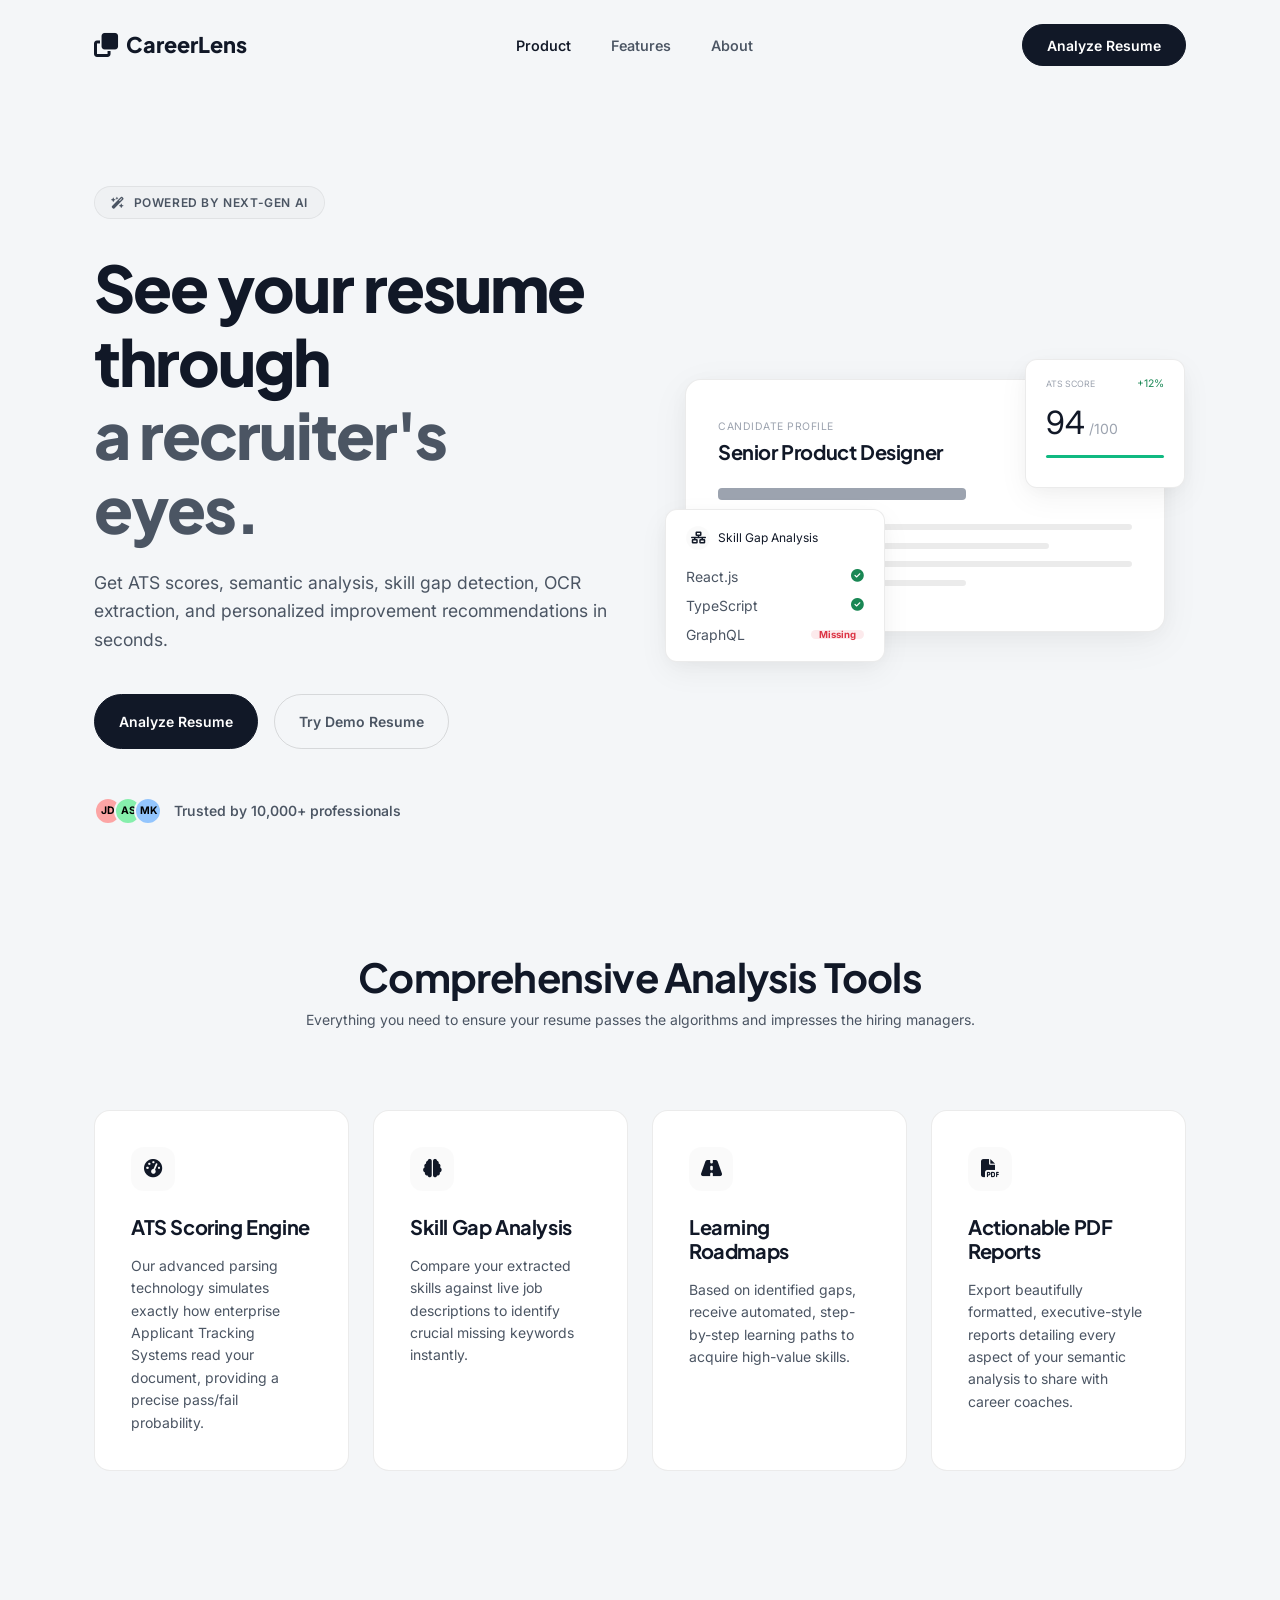
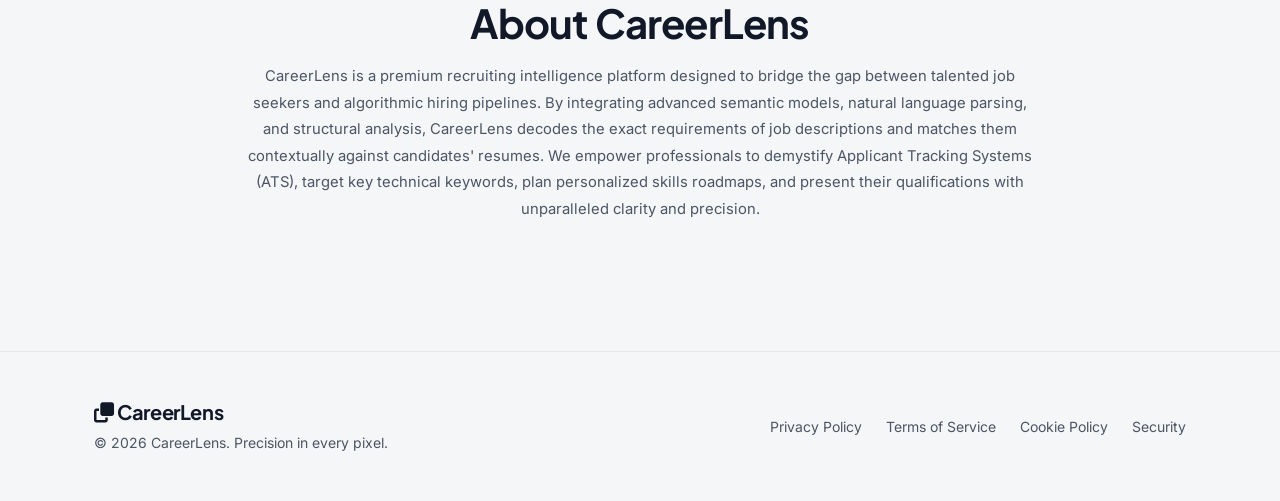
<file: templates/index.html>
<!DOCTYPE html>
<html lang="en">
<head>
    <meta charset="UTF-8">
    <meta name="viewport" content="width=device-width, initial-scale=1.0">
    <title>CareerLens — See Your Resume Through a Recruiter's Eyes</title>
    <meta name="description" content="Get ATS scores, semantic analysis, skill gap detection, OCR extraction, and personalized learning roadmaps instantly.">
    
    <!-- Bootstrap 5 -->
    <link href="https://cdn.jsdelivr.net/npm/bootstrap@5.3.3/dist/css/bootstrap.min.css" rel="stylesheet">
    
    <!-- Font Awesome Icons -->
    <link rel="stylesheet" href="https://cdnjs.cloudflare.com/ajax/libs/font-awesome/6.5.1/css/all.min.css">

    <!-- Stylesheet -->
    <link rel="stylesheet" href="/static/css/style.css">
</head>
<body>

    <!-- ============ Loading Overlay (Image 4) ============ -->
    <div class="loading-overlay-lens" id="loading-overlay">
        <div class="loader-card-lens">
            
            <!-- Spinner -->
            <div class="loader-spinner-wrap-lens">
                <svg class="loader-spinner-svg-lens" viewBox="0 0 160 160" width="100%" height="100%">
                    <circle class="loader-spinner-bg-lens" stroke-width="6" r="70" cx="80" cy="80" />
                    <circle id="loader-fill-circle" class="loader-spinner-fill-lens" stroke-width="6" r="70" cx="80" cy="80" stroke-dasharray="439.82" stroke-dashoffset="439.82" />
                </svg>
                <div class="loader-spinner-text-lens">
                    <span class="loader-pct-lens" id="loader-pct">0%</span>
                    <span class="loader-sub-lens">PROCESSING</span>
                </div>
            </div>

            <!-- Steps checklist -->
            <div class="loader-steps-lens">
                <div class="loader-step-item-lens active" id="step-extract">
                    <i class="fas fa-spinner fa-spin"></i>
                    <div>
                        <div class="loader-step-title-lens">Extracting Resume Data</div>
                        <div class="loader-step-desc-lens">Reading file bytes...</div>
                    </div>
                </div>
                <div class="loader-step-item-lens" id="step-ocr">
                    <i class="far fa-circle"></i>
                    <div>
                        <div class="loader-step-title-lens">Running OCR &amp; Text Recognition</div>
                        <div class="loader-step-desc-lens">Extracting document layers...</div>
                    </div>
                </div>
                <div class="loader-step-item-lens" id="step-skills">
                    <i class="far fa-circle"></i>
                    <div>
                        <div class="loader-step-title-lens">Matching Skills to Industry Standards</div>
                        <div class="loader-step-desc-lens">Cross-referencing 500+ data points...</div>
                    </div>
                </div>
                <div class="loader-step-item-lens" id="step-ats">
                    <i class="far fa-circle"></i>
                    <div>
                        <div class="loader-step-title-lens">Calculating ATS Score</div>
                        <div class="loader-step-desc-lens">Running semantic analysis models...</div>
                    </div>
                </div>
                <div class="loader-step-item-lens" id="step-report">
                    <i class="far fa-circle"></i>
                    <div>
                        <div class="loader-step-title-lens">Generating Insights &amp; Recommendations</div>
                        <div class="loader-step-desc-lens">Mapping personalized roadmaps...</div>
                    </div>
                </div>
            </div>

        </div>

        <button class="loader-cancel-btn-lens" id="cancel-analysis">
            <i class="fas fa-xmark"></i> Cancel Analysis
        </button>
    </div>

    <!-- ============ Navbar ============ -->
    <nav class="navbar navbar-expand-lg navbar-dark bg-transparent pt-4">
        <div class="container px-4">
            <a class="navbar-brand-lens" href="/">
                <i class="fas fa-clone"></i> CareerLens
            </a>
            <button class="navbar-toggler d-lg-none" type="button" data-bs-toggle="collapse" data-bs-target="#landingNavbar" aria-controls="landingNavbar" aria-expanded="false" aria-label="Toggle navigation">
                <span class="navbar-toggler-icon"></span>
            </button>
            
            <div class="collapse navbar-collapse" id="landingNavbar">
                <ul class="navbar-nav mx-auto mb-2 mb-lg-0 gap-2">
                    <li class="nav-item">
                        <a class="landing-nav-link active" href="#">Product</a>
                    </li>
                    <li class="nav-item">
                        <a class="landing-nav-link" href="#features-section">Features</a>
                    </li>
                    <li class="nav-item">
                        <a class="landing-nav-link" href="#about-section">About</a>
                    </li>
                </ul>
                <div class="d-flex align-items-center gap-3">
                    <button class="btn btn-pill btn-pill-primary" id="analyze-trigger-btn">Analyze Resume</button>
                </div>
            </div>
        </div>
    </nav>

    <!-- ============ Hero Canvas ============ -->
    <main class="container px-4 py-5" style="margin-top: 4rem;">
        <div class="row align-items-center g-5">
            
            <!-- Left Text Content -->
            <div class="col-lg-6">
                <span class="hero-badge-lens">
                    <i class="fas fa-wand-magic-sparkles"></i> Powered by Next-Gen AI
                </span>
                
                <h1 class="hero-title-lens">
                    See your resume through<br><span>a recruiter's eyes.</span>
                </h1>
                
                <p class="hero-subtitle-lens">
                    Get ATS scores, semantic analysis, skill gap detection, OCR extraction, and personalized improvement recommendations in seconds.
                </p>
                
                <div class="d-flex flex-wrap gap-3">
                    <button class="btn btn-pill btn-pill-primary px-4 py-3" onclick="document.getElementById('analyze-trigger-btn').click();">
                        Analyze Resume
                    </button>
                    <button class="btn btn-pill btn-pill-secondary px-4 py-3" onclick="runDemoScan();">
                        Try Demo Resume
                    </button>
                </div>

                <div class="social-proof-lens">
                    <div class="avatar-group-lens">
                        <div class="avatar-pill-lens" style="background-color: #fca5a5; color: #000;">JD</div>
                        <div class="avatar-pill-lens" style="background-color: #86efac; color: #000;">AS</div>
                        <div class="avatar-pill-lens" style="background-color: #93c5fd; color: #000;">MK</div>
                    </div>
                    <span class="small text-secondary" style="font-weight: 550;">Trusted by 10,000+ professionals</span>
                </div>
            </div>

            <!-- Right Graphic Mockup -->
            <div class="col-lg-6">
                <div class="mockup-container-lens">
                    
                    <!-- Candidate Profile Mockup Card -->
                    <div class="mockup-base-card">
                        <div class="d-flex justify-content-between align-items-center mb-4">
                            <div>
                                <span class="small text-muted font-bold text-uppercase" style="font-size: 0.65rem; letter-spacing: 0.05em;">Candidate Profile</span>
                                <h5 class="fw-bold mb-0 mt-1">Senior Product Designer</h5>
                            </div>
                        </div>
                        
                        <div class="mockup-line short accent" style="height: 12px; margin-bottom: 1.5rem;"></div>
                        <div class="mockup-line"></div>
                        <div class="mockup-line medium"></div>
                        <div class="mockup-line"></div>
                        <div class="mockup-line short"></div>
                    </div>

                    <!-- Floating ATS Score Card -->
                    <div class="floating-score-card">
                        <div class="d-flex justify-content-between align-items-center mb-1">
                            <span class="text-muted font-bold" style="font-size: 0.55rem; text-transform: uppercase;">ATS Score</span>
                            <span class="text-success font-bold" style="font-size: 0.65rem;">+12%</span>
                        </div>
                        <div class="d-flex align-items-baseline mt-2">
                            <span class="fs-2 fw-extrabold text-white">94</span>
                            <span class="text-muted small ms-1">/100</span>
                        </div>
                        <div class="mockup-line mt-2" style="height: 3px; background-color: var(--success); border-radius: 2px;"></div>
                    </div>

                    <!-- Floating Skill Gap Card -->
                    <div class="floating-gap-card">
                        <div class="d-flex align-items-center gap-2 mb-3">
                            <span class="feature-icon-box-lens m-0" style="width:24px; height:24px; font-size: 0.75rem;"><i class="fas fa-network-wired"></i></span>
                            <span class="font-bold text-white" style="font-size: 0.75rem;">Skill Gap Analysis</span>
                        </div>
                        <div class="d-flex flex-column gap-2">
                            <div class="d-flex justify-content-between align-items-center small">
                                <span class="text-secondary">React.js</span>
                                <i class="fas fa-circle-check text-success" style="font-size: 0.8rem;"></i>
                            </div>
                            <div class="d-flex justify-content-between align-items-center small">
                                <span class="text-secondary">TypeScript</span>
                                <i class="fas fa-circle-check text-success" style="font-size: 0.8rem;"></i>
                            </div>
                            <div class="d-flex justify-content-between align-items-center small">
                                <span class="text-secondary">GraphQL</span>
                                <span class="badge bg-danger bg-opacity-10 text-danger rounded-pill py-0 px-2" style="font-size: 0.6rem;">Missing</span>
                            </div>
                        </div>
                    </div>

                </div>
            </div>

        </div>

        <!-- ============ Upload Panel ============ -->
        <div class="row justify-content-center d-none" id="upload-drawer">
            <div class="col-lg-10">
                <div class="upload-drawer-lens">
                    <div class="mb-4 text-center">
                        <h4 class="fw-bold">Executive Upload Portal</h4>
                        <p class="text-secondary small">Upload your resume in PDF format to cross-reference against requirements.</p>
                    </div>

                    <form id="analyzer-form" method="POST" action="/upload" enctype="multipart/form-data">
                        <!-- Hidden input for uploaded temporary filename -->
                        <input type="hidden" id="temp-filename" name="temp_filename">
                        
                        <div class="row g-4 mb-4">
                            <!-- Left Column: Drag-and-drop PDF Uploader -->
                            <div class="col-lg-6">                                <div class="glass-uploader-lens" id="upload-area" role="button" tabindex="0" aria-label="Upload PDF resume, max 5MB" aria-describedby="upload-desc">
                                    <i class="fas fa-file-pdf" aria-hidden="true"></i>
                                    <h6 class="fw-bold text-white mb-1">Click to browse or drag &amp; drop resume</h6>
                                    <p class="text-muted small mb-0" id="upload-desc">PDF files only (max 5MB)</p>
                                    <input type="file" id="file-input" name="resume" accept=".pdf" class="d-none" required aria-required="true" aria-label="Resume file input">
                                </div>
                                <div class="file-name-badge d-none mt-3 p-3 rounded-3 bg-white bg-opacity-5 d-flex align-items-center justify-content-between border border-secondary border-opacity-25" id="file-name-badge" role="status">
                                    <span class="small font-bold text-white"><i class="fas fa-circle-check text-success me-2" aria-hidden="true"></i>Uploaded: <span id="file-display-name"></span></span>
                                    <button type="button" class="btn btn-sm btn-link text-white text-opacity-70 p-0 text-decoration-none font-bold" id="change-file-btn" style="font-size: 0.75rem;" aria-label="Change uploaded file">Change File</button>
                                </div>
                                <!-- Real Upload Progress Bar Container -->
                                <div class="upload-progress-container d-none mt-3 p-3 rounded-3 bg-white bg-opacity-5 border border-secondary border-opacity-25" id="upload-progress-container" role="progressbar" aria-valuemin="0" aria-valuemax="100">
                                    <div class="d-flex justify-content-between align-items-center mb-2">
                                        <span class="small font-bold text-white"><i class="fas fa-arrow-up-from-bracket me-2 text-primary animate-pulse" aria-hidden="true"></i>Uploading Resume...</span>
                                        <span class="small font-bold text-secondary" id="upload-percentage">0%</span>
                                    </div>
                                    <div class="progress" style="height: 6px; background-color: rgba(255, 255, 255, 0.1); border-radius: 3px;">
                                        <div class="progress-bar" id="upload-progress-bar" role="progressbar" style="width: 0%; background-color: var(--primary); transition: width 0.1s ease;" aria-valuenow="0" aria-valuemin="0" aria-valuemax="100"></div>
                                    </div>
                                    <div class="d-flex justify-content-between align-items-center mt-2">
                                        <span class="small text-muted" id="upload-size">0.0 MB / 0.0 MB</span>
                                        <button type="button" class="btn btn-sm btn-link text-danger p-0 font-bold text-decoration-none" id="cancel-upload-btn" style="font-size: 0.75rem;" aria-label="Cancel upload">Cancel</button>
                                    </div>
                                </div>
                            </div>
 
                            <!-- Right Column: Job Description Requirements -->
                            <div class="col-lg-6">
                                <label for="job-description" class="form-label fw-bold mb-2">Target Job Description <span class="text-danger" aria-hidden="true">*</span></label>
                                
                                <!-- Role samples -->
                                <div class="d-flex flex-wrap gap-2 mb-3" role="group" aria-label="Sample job descriptions">
                                    <button type="button" class="btn btn-sm btn-outline-secondary rounded-pill px-3 py-1 text-secondary border-secondary border-opacity-25" onclick="useSample('swe')">Software Engineer</button>
                                    <button type="button" class="btn btn-sm btn-outline-secondary rounded-pill px-3 py-1 text-secondary border-secondary border-opacity-25" onclick="useSample('frontend')">Frontend Dev</button>
                                    <button type="button" class="btn btn-sm btn-outline-secondary rounded-pill px-3 py-1 text-secondary border-secondary border-opacity-25" onclick="useSample('backend')">Backend Dev</button>
                                    <button type="button" class="btn btn-sm btn-outline-secondary rounded-pill px-3 py-1 text-secondary border-secondary border-opacity-25" onclick="useSample('data')">Data Analyst</button>
                                    <button type="button" class="btn btn-sm btn-outline-secondary rounded-pill px-3 py-1 text-secondary border-secondary border-opacity-25" onclick="useSample('ml')">ML Engineer</button>
                                </div>
 
                                <textarea class="form-control bg-dark border border-secondary border-opacity-25 rounded-3 text-main p-3 shadow-none" id="job-description" name="job_description" rows="7" placeholder="Paste the job requirements description here (minimum 20 characters)..." required aria-required="true" aria-describedby="jd-error-msg" style="resize: none;"></textarea>
                                <div class="form-error-msg" id="jd-error-msg" role="alert">
                                    <i class="fas fa-circle-exclamation" aria-hidden="true"></i> Job description must be at least 20 characters long.
                                </div>
                            </div>
                        </div>
 
                        <!-- Submit Button -->
                        <button type="submit" class="btn btn-pill btn-pill-primary w-100 py-3 fw-bold mt-2" id="submit-btn" disabled>
                            Analyze Resume Match
                        </button>

                    </form>
                </div>
            </div>
        </div>

        <!-- ============ Features Grid ============ -->
        <div class="row features-title-wrap reveal-on-scroll" id="features-section">
            <div class="col-12">
                <h2 class="fs-1 fw-bold text-white mb-2">Comprehensive Analysis Tools</h2>
                <p class="text-secondary small">Everything you need to ensure your resume passes the algorithms and impresses the hiring managers.</p>
            </div>
        </div>

        <div class="row g-4 mb-5">
            <div class="col-md-6 col-lg-3 reveal-on-scroll delay-1">
                <div class="feature-card-lens">
                    <div class="feature-icon-box-lens">
                        <i class="fas fa-gauge-high"></i>
                    </div>
                    <h5 class="fw-bold mb-3 text-white">ATS Scoring Engine</h5>
                    <p class="text-secondary small mb-0" style="line-height: 1.6;">
                        Our advanced parsing technology simulates exactly how enterprise Applicant Tracking Systems read your document, providing a precise pass/fail probability.
                    </p>
                </div>
            </div>
            <div class="col-md-6 col-lg-3 reveal-on-scroll delay-2">
                <div class="feature-card-lens">
                    <div class="feature-icon-box-lens">
                        <i class="fas fa-brain"></i>
                    </div>
                    <h5 class="fw-bold mb-3 text-white">Skill Gap Analysis</h5>
                    <p class="text-secondary small mb-0" style="line-height: 1.6;">
                        Compare your extracted skills against live job descriptions to identify crucial missing keywords instantly.
                    </p>
                </div>
            </div>
            <div class="col-md-6 col-lg-3 reveal-on-scroll delay-3">
                <div class="feature-card-lens">
                    <div class="feature-icon-box-lens">
                        <i class="fas fa-road"></i>
                    </div>
                    <h5 class="fw-bold mb-3 text-white">Learning Roadmaps</h5>
                    <p class="text-secondary small mb-0" style="line-height: 1.6;">
                        Based on identified gaps, receive automated, step-by-step learning paths to acquire high-value skills.
                    </p>
                </div>
            </div>
            <div class="col-md-6 col-lg-3 reveal-on-scroll delay-4">
                <div class="feature-card-lens">
                    <div class="feature-icon-box-lens">
                        <i class="fas fa-file-pdf"></i>
                    </div>
                    <h5 class="fw-bold mb-3 text-white">Actionable PDF Reports</h5>
                    <p class="text-secondary small mb-0" style="line-height: 1.6;">
                        Export beautifully formatted, executive-style reports detailing every aspect of your semantic analysis to share with career coaches.
                    </p>
                </div>
            </div>
        </div>

        <!-- ============ About Description Section ============ -->
        <div class="row features-title-wrap reveal-on-scroll" id="about-section" style="margin-top: 8rem; margin-bottom: 2rem;">
            <div class="col-lg-10 mx-auto text-center">
                <h2 class="fs-1 fw-bold text-white mb-3">About CareerLens</h2>
                <p class="text-secondary small mb-0" style="line-height: 1.8; font-size: 0.925rem; max-width: 800px; margin: 0 auto;">
                    CareerLens is a premium recruiting intelligence platform designed to bridge the gap between talented job seekers and algorithmic hiring pipelines. By integrating advanced semantic models, natural language parsing, and structural analysis, CareerLens decodes the exact requirements of job descriptions and matches them contextually against candidates' resumes. We empower professionals to demystify Applicant Tracking Systems (ATS), target key technical keywords, plan personalized skills roadmaps, and present their qualifications with unparalleled clarity and precision.
                </p>
            </div>
        </div>

    </main>

    <!-- ============ Footer ============ -->
    <footer class="border-top border-secondary border-opacity-10 py-5 mt-5" id="footer-lens">
        <div class="container px-4">
            <div class="row align-items-center justify-content-between g-4">
                <div class="col-md-6 text-center text-md-start">
                    <h5 class="fw-extrabold text-white mb-2"><i class="fas fa-clone"></i> CareerLens</h5>
                    <p class="text-secondary small mb-0">&copy; 2026 CareerLens. Precision in every pixel.</p>
                </div>
                <div class="col-md-6">
                    <div class="d-flex flex-wrap justify-content-center justify-content-md-end gap-4">
                        <a href="#" class="text-secondary small hover-white">Privacy Policy</a>
                        <a href="#" class="text-secondary small hover-white">Terms of Service</a>
                        <a href="#" class="text-secondary small hover-white">Cookie Policy</a>
                        <a href="#" class="text-secondary small hover-white">Security</a>
                    </div>
                </div>
            </div>
        </div>
    </footer>

    <!-- Toast Notifications Container -->
    <div id="toast-container" class="toast-container-lens" aria-live="polite" aria-atomic="true"></div>

    <!-- Bootstrap JS -->
    <script src="https://cdn.jsdelivr.net/npm/bootstrap@5.3.3/dist/js/bootstrap.bundle.min.js"></script>
    <script src="/static/js/app.js"></script>

</body>
</html>
</file>
<file: static/css/style.css>
/* ============================================================
   CareerLens — Premium Grey & White Design System
   ============================================================ */

@import url('https://fonts.googleapis.com/css2?family=Inter:wght@300;400;500;600;700&family=Plus+Jakarta+Sans:wght@500;600;700;800&display=swap');

:root {
    /* ── Grey & White Color System (Light Theme) ── */
    --bg-dark:            #f4f6f8;   /* Soft neutral light grey background */
    --surface-dark:       #ffffff;   /* Pure white card backgrounds */
    --surface-dark-light: #f9fafb;   /* Very light hover state background */
    --border-dark:        rgba(0, 0, 0, 0.08); /* Minimal grey borders */
    --border-dark-hover:  rgba(0, 0, 0, 0.15);
    
    --text-main:          #111827;   /* Slate 900 / Charcoal primary text */
    --text-secondary:     #4b5563;   /* Slate 600 secondary text */
    --text-muted:         #9ca3af;   /* Slate 400 muted text */

    /* ── Accents ── */
    --primary:            #111827;   /* Solid black */
    --accent-purple:      #4b5563;   /* Neutral charcoal */
    --accent-indigo:      #6b7280;   /* Slate 500 */
    --success:            #10b981;   /* Emerald 500 */
    --warning:            #f59e0b;   /* Amber 500 */
    --danger:             #ef4444;   /* Rose 500 */

    /* ── Shadows & Transitions ── */
    --card-shadow:        0 4px 20px rgba(0, 0, 0, 0.03);
    --glow-shadow:        0 8px 32px rgba(0, 0, 0, 0.04);
    --transition-smooth:  all 0.3s cubic-bezier(0.4, 0, 0.2, 1);
    --transition-base:    all 0.2s ease;
    
    --radius-md:          12px;
    --radius-lg:          16px;
    --radius-xl:          20px;
    
    --close-btn-filter:   none;
    --loader-overlay-bg:  rgba(244, 246, 248, 0.95);
}



/* ── Custom Scrollbar ── */
::-webkit-scrollbar {
    width: 6px;
    height: 6px;
}
::-webkit-scrollbar-track {
    background: var(--bg-dark);
}
::-webkit-scrollbar-thumb {
    background: var(--border-dark);
    border-radius: 10px;
}
::-webkit-scrollbar-thumb:hover {
    background: var(--text-muted);
}

/* ── Base Styles ── */
body {
    font-family: 'Inter', sans-serif;
    background-color: var(--bg-dark);
    color: var(--text-main);
    min-height: 100vh;
    overflow-x: hidden;
    margin: 0;
    -webkit-font-smoothing: antialiased;
}

/* ── Theme Switch Transitions ── */
body, aside, .card-widget-lens, .canvas-lens, .navbar, .feature-card-lens, 
.upload-drawer-lens, .win-card-lens, .skill-expand-card-lens, .skill-expand-body-lens, 
.loader-card-lens, .loading-overlay-lens, .modal-content, textarea, input, select, 
.sidebar-link-lens, .landing-nav-link, a, h1, h2, h3, h4, h5, h6, p, span, i, td, th {
    transition: background-color 0.3s ease, color 0.3s ease, border-color 0.3s ease, box-shadow 0.3s ease;
}

/* ── Scroll Reveal Animations ── */
.reveal-on-scroll {
    opacity: 0;
    transform: translateY(30px);
    transition: opacity 0.8s cubic-bezier(0.16, 1, 0.3, 1), transform 0.8s cubic-bezier(0.16, 1, 0.3, 1);
}
.reveal-on-scroll.revealed {
    opacity: 1;
    transform: translateY(0);
}

/* Click & Hover Scale Animations */
.btn-pill, .btn-sidebar-new, .sidebar-link-lens, .landing-nav-link, .skill-expand-header-lens, .loader-cancel-btn-lens {
    cursor: pointer;
    transition: var(--transition-base);
}
.btn-pill:active, .btn-sidebar-new:active, .sidebar-link-lens:active, .loader-cancel-btn-lens:active {
    transform: scale(0.96) !important;
}

.feature-card-lens, .card-widget-lens, .win-card-lens, .skill-expand-card-lens {
    transition: transform 0.3s cubic-bezier(0.175, 0.885, 0.32, 1.275), 
                box-shadow 0.3s ease, 
                border-color 0.3s ease, 
                background-color 0.3s ease;
}
.feature-card-lens:hover {
    transform: translateY(-5px);
    box-shadow: 0 12px 30px rgba(0, 0, 0, 0.08);
}
.win-card-lens:hover, .skill-expand-card-lens:hover {
    transform: translateY(-2px);
    box-shadow: 0 4px 15px rgba(0, 0, 0, 0.04);
}

h1, h2, h3, h4, h5, h6 {
    font-family: 'Plus Jakarta Sans', sans-serif;
    font-weight: 700;
    color: var(--text-main);
    letter-spacing: -0.02em;
}

a {
    color: var(--text-main);
    text-decoration: none;
    transition: var(--transition-base);
}

/* ── Bootstrap Override Hack for Grey & White Redesign ── */
.text-white {
    color: var(--text-main) !important;
}
.text-secondary {
    color: var(--text-secondary) !important;
}
.text-muted {
    color: var(--text-muted) !important;
}
.btn-close-white {
    filter: var(--close-btn-filter) !important;
}
.table-dark {
    --bs-table-bg: var(--surface-dark) !important;
    --bs-table-color: var(--text-main) !important;
    --bs-table-hover-bg: var(--surface-dark-light) !important;
    border-color: var(--border-dark) !important;
}
textarea.form-control.bg-dark {
    background-color: var(--surface-dark) !important;
    color: var(--text-main) !important;
    border: 1px solid var(--border-dark) !important;
}
textarea.form-control.bg-dark:focus {
    border-color: var(--text-main) !important;
    box-shadow: 0 0 0 3px var(--border-dark-hover) !important;
}
.modal-content {
    background-color: var(--surface-dark) !important;
    color: var(--text-main) !important;
    border-color: var(--border-dark) !important;
}

/* ==========================================================
   LANDING PAGE STYLING
   ========================================================== */
.navbar-brand-lens {
    display: flex;
    align-items: center;
    gap: 0.5rem;
    font-family: 'Plus Jakarta Sans', sans-serif;
    font-weight: 800;
    font-size: 1.35rem;
    color: var(--text-main);
}
.navbar-brand-lens i {
    color: var(--text-main);
    font-size: 1.5rem;
}

.landing-nav-link {
    color: var(--text-secondary);
    font-weight: 550;
    font-size: 0.9rem;
    transition: var(--transition-base);
    padding: 0.5rem 1rem;
}
.landing-nav-link:hover, .landing-nav-link.active {
    color: var(--text-main);
}

.btn-pill {
    border-radius: 50px;
    padding: 0.6rem 1.5rem;
    font-weight: 600;
    font-size: 0.875rem;
    transition: var(--transition-smooth);
}
.btn-pill-primary {
    background-color: var(--text-main);
    color: #ffffff;
    border: 1px solid var(--text-main);
}
.btn-pill-primary:hover {
    background-color: transparent;
    color: var(--text-main);
    box-shadow: 0 4px 12px rgba(0, 0, 0, 0.08);
}
.btn-pill-secondary {
    background-color: transparent;
    color: var(--text-secondary);
    border: 1px solid rgba(0, 0, 0, 0.12);
}
.btn-pill-secondary:hover {
    color: var(--text-main);
    border-color: var(--text-main);
    background-color: rgba(0, 0, 0, 0.02);
}

/* ── Hero Section ── */
.hero-badge-lens {
    display: inline-flex;
    align-items: center;
    gap: 0.5rem;
    background: rgba(0, 0, 0, 0.02);
    border: 1px solid rgba(0, 0, 0, 0.06);
    border-radius: 50px;
    padding: 0.4rem 1rem;
    font-size: 0.75rem;
    font-weight: 600;
    color: var(--text-secondary);
    text-transform: uppercase;
    letter-spacing: 0.05em;
    margin-bottom: 2rem;
}
.hero-badge-lens i {
    color: var(--accent-purple);
}

.hero-title-lens {
    font-size: clamp(2.5rem, 5vw, 4rem);
    font-weight: 800;
    line-height: 1.15;
    letter-spacing: -0.03em;
    margin-bottom: 1.5rem;
    color: var(--text-main);
}
.hero-title-lens span {
    color: var(--text-secondary);
}

.hero-subtitle-lens {
    font-size: 1.1rem;
    color: var(--text-secondary);
    max-width: 550px;
    line-height: 1.6;
    margin-bottom: 2.5rem;
}

/* ── Social Proof ── */
.social-proof-lens {
    display: flex;
    align-items: center;
    gap: 0.75rem;
    margin-top: 3rem;
}
.avatar-group-lens {
    display: flex;
    align-items: center;
}
.avatar-pill-lens {
    width: 28px;
    height: 28px;
    border-radius: 50%;
    background-color: var(--surface-dark-light);
    border: 2px solid var(--bg-dark);
    display: flex;
    align-items: center;
    justify-content: center;
    font-size: 0.65rem;
    font-weight: 700;
    color: var(--text-secondary);
    margin-left: -8px;
}
.avatar-pill-lens:first-child {
    margin-left: 0;
}

/* ── Floating Dashboard Mockup ── */
.mockup-container-lens {
    position: relative;
    width: 100%;
    max-width: 480px;
    margin: 0 auto;
}
.mockup-base-card {
    background-color: var(--surface-dark);
    border: 1px solid var(--border-dark);
    border-radius: var(--radius-lg);
    padding: 2rem;
    box-shadow: var(--card-shadow), 0 10px 40px rgba(0, 0, 0, 0.05);
}
.mockup-line {
    height: 6px;
    border-radius: 4px;
    background-color: var(--border-dark);
    margin-bottom: 0.8rem;
    width: 100%;
}
.mockup-line.short {
    width: 60%;
}
.mockup-line.medium {
    width: 80%;
}
.mockup-line.accent {
    background-color: var(--text-muted);
}

.floating-score-card {
    position: absolute;
    top: -20px;
    right: -20px;
    background: var(--surface-dark);
    backdrop-filter: blur(12px);
    border: 1px solid var(--border-dark);
    border-radius: var(--radius-md);
    padding: 1rem 1.25rem;
    width: 160px;
    box-shadow: var(--card-shadow), 0 10px 30px rgba(0, 0, 0, 0.05);
    animation: floatAnim 6s ease-in-out infinite;
}
.floating-gap-card {
    position: absolute;
    bottom: -30px;
    left: -20px;
    background: var(--surface-dark);
    backdrop-filter: blur(12px);
    border: 1px solid var(--border-dark);
    border-radius: var(--radius-md);
    padding: 1rem 1.25rem;
    width: 220px;
    box-shadow: var(--card-shadow), 0 10px 30px rgba(0, 0, 0, 0.05);
    animation: floatAnimInverse 6s ease-in-out infinite;
}

@keyframes floatAnim {
    0%, 100% { transform: translateY(0); }
    50% { transform: translateY(-8px); }
}
@keyframes floatAnimInverse {
    0%, 100% { transform: translateY(0); }
    50% { transform: translateY(8px); }
}

/* ── Sliding Upload Panel ── */
.upload-drawer-lens {
    background: var(--surface-dark);
    border: 1px solid var(--border-dark);
    border-radius: var(--radius-xl);
    padding: 2.5rem;
    margin-top: 3rem;
    box-shadow: var(--card-shadow);
}

.glass-uploader-lens {
    border: 2px dashed rgba(0, 0, 0, 0.15);
    border-radius: var(--radius-lg);
    padding: 3rem 1.5rem;
    text-align: center;
    background: rgba(0, 0, 0, 0.005);
    transition: var(--transition-smooth);
    cursor: pointer;
}
.glass-uploader-lens:hover, .glass-uploader-lens.dragover {
    border-color: var(--text-main);
    background: rgba(0, 0, 0, 0.015);
}
.glass-uploader-lens i {
    font-size: 2.5rem;
    color: var(--text-muted);
    margin-bottom: 1.25rem;
}

/* ── Feature Section ── */
.features-title-wrap {
    text-align: center;
    margin: 8rem 0 4rem;
}
.feature-card-lens {
    background-color: var(--surface-dark);
    border: 1px solid var(--border-dark);
    border-radius: var(--radius-lg);
    padding: 2.25rem;
    height: 100%;
    transition: var(--transition-smooth);
}
.feature-card-lens:hover {
    transform: translateY(-4px);
    border-color: var(--border-dark-hover);
    box-shadow: var(--card-shadow);
}
.feature-icon-box-lens {
    width: 44px;
    height: 44px;
    border-radius: var(--radius-md);
    background-color: rgba(0, 0, 0, 0.02);
    display: flex;
    align-items: center;
    justify-content: center;
    font-size: 1.15rem;
    color: var(--text-main);
    margin-bottom: 1.5rem;
}


/* ==========================================================
   DASHBOARD SUITE LAYOUT
   ========================================================== */
.app-wrapper-lens {
    display: flex;
    min-height: 100vh;
    width: 100%;
}

/* ── Left Sidebar ── */
.sidebar-lens {
    width: 250px;
    background-color: var(--surface-dark);
    border-right: 1px solid var(--border-dark);
    position: fixed;
    top: 0;
    bottom: 0;
    left: 0;
    z-index: 100;
    padding: 2rem 1.25rem;
    display: flex;
    flex-direction: column;
    justify-content: space-between;
    transition: var(--transition-smooth);
}

.sidebar-logo-lens {
    font-family: 'Plus Jakarta Sans', sans-serif;
    font-weight: 800;
    font-size: 1.3rem;
    color: var(--text-main);
    margin-bottom: 0.2rem;
}
.sidebar-logo-lens i {
    margin-right: 0.4rem;
}
.sidebar-subtitle-lens {
    font-size: 0.65rem;
    text-transform: uppercase;
    letter-spacing: 0.15em;
    color: var(--text-muted);
    font-weight: 700;
    margin-bottom: 2.5rem;
}

.sidebar-menu-lens {
    list-style: none;
    padding: 0;
    margin: 0;
    display: flex;
    flex-direction: column;
    gap: 0.5rem;
}
.sidebar-link-lens {
    display: flex;
    align-items: center;
    gap: 0.85rem;
    padding: 0.8rem 1rem;
    color: var(--text-secondary);
    font-weight: 550;
    font-size: 0.9rem;
    border-radius: var(--radius-md);
    transition: var(--transition-base);
}
.sidebar-link-lens:hover {
    background-color: var(--surface-dark-light);
    color: var(--text-main);
}
.sidebar-link-lens.active {
    background-color: var(--surface-dark-light);
    color: var(--text-main);
    font-weight: 600;
}
.sidebar-link-lens i {
    font-size: 1rem;
    width: 20px;
    text-align: center;
}

.sidebar-footer-lens {
    display: flex;
    flex-direction: column;
    gap: 0.5rem;
    padding-top: 1.5rem;
    border-top: 1px solid var(--border-dark);
}
.btn-sidebar-new {
    background-color: rgba(0, 0, 0, 0.02);
    border: 1px solid var(--border-dark);
    color: var(--text-main);
    border-radius: var(--radius-md);
    padding: 0.75rem 1rem;
    font-weight: 600;
    font-size: 0.85rem;
    transition: var(--transition-base);
    text-align: center;
    margin-bottom: 1rem;
}
.btn-sidebar-new:hover {
    background-color: var(--text-main);
    color: #ffffff;
}

/* ── Main Canvas ── */
.canvas-lens {
    flex: 1;
    margin-left: 250px;
    padding: 3rem 4rem;
    min-height: 100vh;
    display: flex;
    flex-direction: column;
    background-color: var(--bg-dark);
    transition: margin-left 0.3s cubic-bezier(0.4, 0, 0.2, 1);
}

/* ── Tab Views ── */
.tab-view-lens {
    display: none;
}
.tab-view-lens.active {
    display: block;
}

/* ── Header ── */
.canvas-header-lens {
    margin-bottom: 2.5rem;
}
.canvas-title-lens {
    font-size: 2.25rem;
    font-weight: 800;
    margin-bottom: 0.5rem;
    color: var(--text-main);
}
.canvas-subtitle-lens {
    font-size: 0.95rem;
    color: var(--text-secondary);
}

/* ── Card Widget ── */
.card-widget-lens {
    background-color: var(--surface-dark);
    border: 1px solid var(--border-dark);
    border-radius: var(--radius-lg);
    padding: 2rem;
    height: 100%;
    transition: var(--transition-base);
    box-shadow: var(--card-shadow);
}
.card-widget-lens:hover {
    border-color: var(--border-dark-hover);
}
.widget-title-lens {
    font-size: 0.75rem;
    font-weight: 700;
    text-transform: uppercase;
    letter-spacing: 0.1em;
    color: var(--text-muted);
    margin-bottom: 2rem;
}

/* ── Core Metrics Row ── */
.gauge-flex-wrap-lens {
    display: flex;
    align-items: center;
    justify-content: space-around;
    flex-wrap: wrap;
    gap: 2rem;
}
.gauge-item-lens {
    text-align: center;
}
.gauge-container-lens {
    position: relative;
    width: clamp(80px, 9vw, 120px);
    height: clamp(80px, 9vw, 120px);
    margin: 0 auto 1rem;
}
.gauge-svg-lens {
    transform: rotate(-90deg);
    width: 100%;
    height: 100%;
}
.gauge-bg-lens {
    stroke: var(--border-dark);
    fill: none;
}
.gauge-fill-lens {
    fill: none;
    stroke: var(--text-main);
    stroke-linecap: round;
    transition: stroke-dashoffset 1.5s cubic-bezier(0.4, 0, 0.2, 1);
}
.gauge-val-text-lens {
    position: absolute;
    top: 50%;
    left: 50%;
    transform: translate(-50%, -50%);
    font-family: 'Plus Jakarta Sans', sans-serif;
    font-weight: 700;
    font-size: clamp(1rem, 1.25vw, 1.5rem);
    color: var(--text-main);
}
.gauge-label-lens {
    font-size: 0.85rem;
    font-weight: 550;
    color: var(--text-secondary);
}

.badge-strength-circle-lens {
    width: 80px;
    height: 80px;
    border-radius: 50%;
    border: 2px solid var(--border-dark);
    display: flex;
    align-items: center;
    justify-content: center;
    margin: 0 auto 1.5rem;
    font-size: 1.75rem;
    color: var(--text-main);
    background: var(--surface-dark-light);
}

/* ── AI Verdict Card ── */
.verdict-header-lens {
    display: flex;
    align-items: center;
    gap: 0.75rem;
    font-size: 0.75rem;
    font-weight: 700;
    color: var(--text-muted);
    text-transform: uppercase;
    letter-spacing: 0.1em;
    margin-bottom: 1.25rem;
}
.verdict-header-lens i {
    font-size: 1rem;
}
.verdict-title-lens {
    font-size: 1.45rem;
    font-weight: 750;
    line-height: 1.35;
    margin-bottom: 2rem;
    color: var(--text-main);
}

.verdict-list-title-lens {
    font-size: 0.75rem;
    font-weight: 700;
    text-transform: uppercase;
    letter-spacing: 0.05em;
    display: flex;
    align-items: center;
    gap: 0.4rem;
    margin-bottom: 0.75rem;
}
.verdict-list-title-lens.plus { color: var(--success); }
.verdict-list-title-lens.minus { color: var(--text-secondary); }

.verdict-list-lens {
    list-style: none;
    padding: 0;
    margin: 0 0 2rem;
}
.verdict-list-lens li {
    font-size: 0.875rem;
    color: var(--text-secondary);
    line-height: 1.6;
    margin-bottom: 0.65rem;
    position: relative;
    padding-left: 1.25rem;
}
.verdict-list-lens li::before {
    position: absolute;
    left: 0;
    font-family: 'Font Awesome 6 Free';
    font-weight: 900;
    font-size: 0.75rem;
}
.verdict-list-lens.plus li::before {
    content: '\f00c';
    color: var(--success);
}
.verdict-list-lens.minus li::before {
    content: '\f071';
    color: var(--warning);
}

/* ── ATS Compliance Checklist ── */
.compliance-row-lens {
    display: flex;
    align-items: center;
    justify-content: space-between;
    padding: 0.9rem 0;
    border-bottom: 1px solid var(--border-dark);
}
.compliance-row-lens:last-child {
    border-bottom: none;
}
.compliance-label-lens {
    display: flex;
    align-items: center;
    gap: 0.75rem;
    font-size: 0.9rem;
    font-weight: 550;
    color: var(--text-main);
}
.compliance-label-lens i {
    font-size: 1rem;
}
.compliance-status-lens {
    font-size: 0.8rem;
    font-weight: 600;
    color: var(--text-secondary);
}
.compliance-status-lens.caution {
    background: rgba(245, 158, 11, 0.08);
    color: var(--warning);
    padding: 0.2rem 0.6rem;
    border-radius: 4px;
    font-size: 0.75rem;
}

/* ── Quick Wins ── */
.win-card-lens {
    background-color: var(--surface-dark-light);
    border: 1px solid var(--border-dark);
    border-radius: var(--radius-md);
    padding: 1.25rem;
    margin-bottom: 1rem;
    transition: var(--transition-base);
}
.win-card-lens:hover {
    border-color: rgba(0, 0, 0, 0.15);
    background-color: var(--surface-dark);
    box-shadow: var(--card-shadow);
}
.win-header-lens {
    display: flex;
    align-items: center;
    justify-content: space-between;
    margin-bottom: 0.5rem;
}
.win-title-lens {
    font-size: 0.9rem;
    font-weight: 700;
}
.win-points-lens {
    font-size: 0.75rem;
    font-weight: 700;
    background-color: rgba(16, 185, 129, 0.08);
    padding: 0.2rem 0.6rem;
    border-radius: 4px;
}
.win-desc-lens {
    font-size: 0.8rem;
    color: var(--text-secondary);
    line-height: 1.5;
    margin: 0;
}


/* ==========================================================
   SKILLS PAGE STYLING
   ========================================================== */
.gap-analysis-header-lens {
    display: flex;
    align-items: center;
    justify-content: space-between;
    margin-bottom: 1.5rem;
}
.gap-analysis-count-lens {
    font-size: 0.75rem;
    font-weight: 700;
    background-color: rgba(239, 68, 68, 0.08);
    color: var(--danger);
    padding: 0.25rem 0.75rem;
    border-radius: 50px;
}

.skill-expand-card-lens {
    background: var(--surface-dark-light);
    border: 1px solid var(--border-dark);
    border-radius: var(--radius-md);
    margin-bottom: 1rem;
    overflow: hidden;
}
.skill-expand-header-lens {
    padding: 1.25rem 1.5rem;
    display: flex;
    align-items: center;
    justify-content: space-between;
    cursor: pointer;
    transition: var(--transition-base);
}
.skill-expand-header-lens:hover {
    background-color: rgba(0,0,0,0.01);
}
.skill-expand-title-lens {
    font-size: 1.05rem;
    font-weight: 700;
}
.skill-expand-badge-lens {
    font-size: 0.7rem;
    font-weight: 700;
    background-color: rgba(0, 0, 0, 0.04);
    color: var(--text-secondary);
    padding: 0.25rem 0.6rem;
    border-radius: 4px;
    text-transform: uppercase;
}

.skill-expand-body-lens {
    padding: 1.5rem;
    background-color: var(--surface-dark);
    border-top: 1px solid var(--border-dark);
}

/* Importance Bar */
.importance-bar-wrap-lens {
    margin: 1rem 0;
}
.importance-bar-lens {
    height: 6px;
    background-color: rgba(0, 0, 0, 0.04);
    border-radius: 4px;
    overflow: hidden;
}
.importance-bar-fill-lens {
    height: 100%;
    background-color: var(--text-main);
    border-radius: 4px;
}

/* Learning Roadmap Timeline */
.timeline-card-lens {
    position: relative;
    border-left: 2px solid rgba(0, 0, 0, 0.08);
    padding-left: 2rem;
    margin-left: 0.5rem;
}
.timeline-step-lens {
    position: relative;
    margin-bottom: 2.5rem;
}
.timeline-step-lens:last-child {
    margin-bottom: 0;
}
.timeline-dot-lens {
    position: absolute;
    left: -2.35rem;
    top: 0.2rem;
    width: 10px;
    height: 10px;
    border-radius: 50%;
    background-color: var(--text-main);
    box-shadow: 0 0 8px rgba(0, 0, 0, 0.15);
}
.timeline-dot-lens.empty {
    background-color: #ffffff;
    border: 2px solid rgba(0,0,0,0.2);
    box-shadow: none;
}
.timeline-day-lens {
    font-size: 0.7rem;
    font-weight: 700;
    text-transform: uppercase;
    color: var(--text-muted);
    letter-spacing: 0.05em;
    margin-bottom: 0.25rem;
}
.timeline-title-lens {
    font-size: 1rem;
    font-weight: 700;
    margin-bottom: 0.35rem;
}
.timeline-desc-lens {
    font-size: 0.85rem;
    color: var(--text-secondary);
    line-height: 1.5;
    margin: 0;
}

/* Skill pills */
.skill-pill-lens {
    display: inline-flex;
    align-items: center;
    gap: 0.4rem;
    background-color: rgba(0, 0, 0, 0.02);
    border: 1px solid var(--border-dark);
    color: var(--text-secondary);
    padding: 0.35rem 0.85rem;
    border-radius: 50px;
    font-size: 0.8rem;
    font-weight: 550;
    margin: 0 0.5rem 0.5rem 0;
    transition: var(--transition-base);
}
.skill-pill-lens.match {
    background-color: rgba(16, 185, 129, 0.04);
    border-color: rgba(16, 185, 129, 0.15);
    color: var(--success);
}
.skill-pill-lens.miss {
    background-color: rgba(239, 68, 68, 0.04);
    border-color: rgba(239, 68, 68, 0.15);
    color: var(--danger);
}


/* ==========================================================
   LOADING OVERLAY STYLING
   ========================================================== */
.loading-overlay-lens {
    position: fixed;
    top: 0;
    left: 0;
    width: 100vw;
    height: 100vh;
    background: var(--loader-overlay-bg);
    backdrop-filter: blur(20px);
    z-index: 9999;
    display: none;
    align-items: center;
    justify-content: center;
    flex-direction: column;
}

.loader-card-lens {
    background-color: var(--surface-dark);
    border: 1px solid var(--border-dark);
    border-radius: var(--radius-xl);
    padding: 3.5rem;
    width: 100%;
    max-width: 580px;
    box-shadow: 0 10px 40px rgba(0,0,0,0.06);
    display: flex;
    align-items: center;
    gap: 3rem;
}

.loader-spinner-wrap-lens {
    position: relative;
    width: 160px;
    height: 160px;
    flex-shrink: 0;
}
.loader-spinner-svg-lens {
    transform: rotate(-90deg);
    width: 100%;
    height: 100%;
}
.loader-spinner-bg-lens {
    stroke: var(--border-dark);
    fill: none;
}
.loader-spinner-fill-lens {
    fill: none;
    stroke: var(--text-main);
    stroke-linecap: round;
    transition: stroke-dashoffset 0.1s linear;
}
.loader-spinner-text-lens {
    position: absolute;
    top: 50%;
    left: 50%;
    transform: translate(-50%, -50%);
    text-align: center;
    display: flex;
    flex-direction: column;
}
.loader-pct-lens {
    font-family: 'Plus Jakarta Sans', sans-serif;
    font-weight: 800;
    font-size: 2rem;
    color: var(--text-main);
    line-height: 1.1;
}
.loader-sub-lens {
    font-size: 0.55rem;
    text-transform: uppercase;
    letter-spacing: 0.15em;
    color: var(--text-muted);
    font-weight: 700;
    margin-top: 0.2rem;
}

/* Checklist on Right */
.loader-steps-lens {
    display: flex;
    flex-direction: column;
    gap: 0.9rem;
    width: 100%;
}
.loader-step-item-lens {
    display: flex;
    align-items: flex-start;
    gap: 0.75rem;
    font-size: 0.85rem;
    color: rgba(0, 0, 0, 0.3);
    transition: var(--transition-base);
}
.loader-step-item-lens i {
    font-size: 0.95rem;
    margin-top: 0.15rem;
    width: 16px;
    text-align: center;
}
.loader-step-item-lens.active {
    color: var(--text-main);
}
.loader-step-item-lens.active i {
    color: var(--text-main);
}
.loader-step-item-lens.completed {
    color: var(--text-secondary);
}
.loader-step-item-lens.completed i {
    color: var(--success);
}
.loader-step-title-lens {
    font-weight: 600;
    margin-bottom: 0.1rem;
}
.loader-step-desc-lens {
    font-size: 0.75rem;
    color: var(--text-muted);
}

.loader-cancel-btn-lens {
    background: none;
    border: none;
    color: var(--text-secondary);
    font-size: 0.85rem;
    font-weight: 600;
    margin-top: 2rem;
    cursor: pointer;
    transition: var(--transition-base);
    display: flex;
    align-items: center;
    gap: 0.5rem;
}
.loader-cancel-btn-lens:hover {
    color: var(--text-main);
}

/* ==========================================================
   RESPONSIVE DESIGN - MOBILE FIRST APPROACH
   ========================================================== */

/* Mobile Hamburger Button */
.navbar-mobile-toggle {
    display: none;
    background: none;
    border: none;
    color: var(--text-main);
    font-size: 1.5rem;
    cursor: pointer;
    padding: 0.75rem;
    position: fixed;
    top: 1rem;
    left: 1rem;
    z-index: 998;
    border-radius: 50%;
    background-color: var(--surface-dark);
    border: 1px solid var(--border-dark);
    width: 44px;
    height: 44px;
    align-items: center;
    justify-content: center;
    transition: var(--transition-base);
}
.navbar-mobile-toggle:active {
    background-color: var(--surface-dark-light);
}
@media (max-width: 1023px) {
    .navbar-mobile-toggle {
        display: flex;
    }
}
@media (min-width: 1024px) {
    .navbar-mobile-toggle {
        display: none !important;
    }
}

/* Mobile Sidebar Backdrop */
.sidebar-lens::before {
    content: '';
    position: fixed;
    top: 0;
    left: 100%;
    width: 100vw;
    height: 100vh;
    background: rgba(0, 0, 0, 0.4);
    z-index: -1;
    opacity: 0;
    pointer-events: none;
    transition: opacity 0.3s ease;
}
.sidebar-lens.show::before {
    opacity: 1;
    pointer-events: auto;
}

/* ── Small Mobile (320px–480px) ── */
@media (max-width: 480px) {
    /* Root scaling */
    :root {
        --radius-md: 10px;
        --radius-lg: 14px;
    }

    /* ─ Typography ─ */
    body {
        font-size: 14px;
    }
    .hero-title-lens {
        font-size: clamp(1.75rem, 4vw, 2.25rem);
        line-height: 1.2;
    }
    .hero-subtitle-lens {
        font-size: 0.95rem;
        margin-bottom: 1.5rem;
    }
    .canvas-title-lens {
        font-size: 1.5rem;
    }

    /* ─ Container & Spacing ─ */
    .container {
        padding: 0 1rem !important;
    }
    main {
        margin-top: 1rem !important;
        padding: 1rem !important;
    }
    .upload-drawer-lens {
        padding: 1.5rem 1rem;
        margin-top: 2rem;
    }

    /* ─ Navbar ─ */
    .navbar {
        padding: 1rem 0 !important;
    }
    .navbar-brand-lens {
        font-size: 1.15rem;
    }
    .landing-nav-link {
        font-size: 0.85rem;
        padding: 0.4rem 0.75rem;
    }
    .btn-pill {
        padding: 0.5rem 1rem;
        font-size: 0.8rem;
    }

    /* ─ Sidebar (Hidden on Mobile) ─ */
    .sidebar-lens {
        width: 100%;
        position: fixed;
        top: 0;
        bottom: auto;
        height: auto;
        transform: translateX(-100%);
        z-index: 999;
        max-height: 80vh;
        overflow-y: auto;
        border-right: none;
        border-bottom: 1px solid var(--border-dark);
    }
    .sidebar-lens.show {
        transform: translateX(0);
    }
    .sidebar-menu-lens {
        gap: 0.25rem;
    }
    .sidebar-link-lens {
        padding: 0.75rem 0.75rem;
        font-size: 0.85rem;
    }

    /* ─ Mobile Hamburger ─ */
    .navbar-mobile-toggle {
        display: flex !important;
        align-items: center;
        justify-content: center;
    }

    /* ─ Canvas Layout ─ */
    .canvas-lens {
        margin-left: 0;
        padding: 1rem;
        min-height: 100vh;
    }
    .canvas-header-lens {
        margin-bottom: 1.5rem;
    }
    .canvas-header-lens .d-flex {
        flex-direction: column;
        gap: 1rem;
    }
    .canvas-header-lens .d-flex > div:last-child {
        display: flex;
        flex-direction: column;
        gap: 0.5rem;
    }
    .canvas-header-lens .btn {
        width: 100% !important;
    }

    /* ─ Cards ─ */
    .card-widget-lens {
        padding: 1rem;
        margin-bottom: 1rem;
    }
    .widget-title-lens {
        font-size: 0.7rem;
        margin-bottom: 1rem;
    }
    .feature-card-lens {
        padding: 1.5rem 1rem;
    }

    /* ─ Metrics Gauge ─ */
    .gauge-flex-wrap-lens {
        gap: 1rem;
    }
    .gauge-item-lens {
        flex: 1;
        min-width: 80px;
    }
    .gauge-container-lens {
        width: 80px;
        height: 80px;
    }
    .gauge-svg-lens {
        width: 100%;
        height: 100%;
    }
    .gauge-val-text-lens {
        font-size: 1.1rem;
    }
    .gauge-label-lens {
        font-size: 0.75rem;
    }

    /* ─ Grid Layouts ─ */
    .row {
        margin-right: -0.5rem !important;
        margin-left: -0.5rem !important;
    }
    .col-12, .col-md-6, .col-lg-7, .col-lg-5 {
        padding-right: 0.5rem !important;
        padding-left: 0.5rem !important;
    }
    .col-md-6, .col-lg-7, .col-lg-5 {
        width: 100% !important;
    }

    /* ─ Forms ─ */
    .upload-drawer-lens form {
        display: flex;
        flex-direction: column;
    }
    .form-control, textarea.form-control {
        font-size: 16px; /* Prevents zoom on iOS */
        padding: 0.75rem;
        border-radius: 0.75rem;
    }
    .btn {
        min-height: 44px; /* Touch-friendly size */
        font-size: 0.9rem;
    }
    .glass-uploader-lens {
        padding: 2rem 1rem;
    }
    .glass-uploader-lens i {
        font-size: 2rem;
    }

    /* ─ Loading Overlay ─ */
    .loader-card-lens {
        flex-direction: column;
        gap: 1.5rem;
        padding: 1.5rem;
        width: 90vw;
        max-width: none;
    }
    .loader-spinner-wrap-lens {
        width: 120px;
        height: 120px;
    }
    .loader-pct-lens {
        font-size: 1.5rem;
    }
    .loader-steps-lens {
        gap: 0.6rem;
    }
    .loader-step-item-lens {
        font-size: 0.75rem;
    }

    /* ─ Verdict & Lists ─ */
    .verdict-title-lens {
        font-size: 1.15rem;
    }
    .verdict-list-lens li {
        font-size: 0.8rem;
    }

    /* ─ Tables ─ */
    .table-responsive {
        border-radius: var(--radius-md);
        overflow: hidden;
    }
    .table {
        font-size: 0.85rem;
    }

    /* ─ Charts ─ */
    canvas {
        max-width: 100% !important;
    }

    /* ─ Buttons ─ */
    .btn-pill {
        width: 100%;
        margin-bottom: 0.5rem;
    }
    .d-flex.gap-3 > .btn {
        flex: 1;
        margin: 0;
    }

    /* ─ Hero Section ─ */
    .row.align-items-center {
        gap: 1.5rem;
    }
    .mockup-container-lens {
        display: none;
    }
}

/* ── Medium Mobile (481px–767px) ── */
@media (min-width: 481px) and (max-width: 767px) {
    /* ─ Typography ─ */
    .hero-title-lens {
        font-size: clamp(2rem, 5vw, 2.75rem);
    }
    .hero-subtitle-lens {
        font-size: 1rem;
    }
    .canvas-title-lens {
        font-size: 1.75rem;
    }

    /* ─ Container ─ */
    .container {
        padding: 0 1.25rem !important;
    }

    /* ─ Sidebar ─ */
    .sidebar-lens {
        width: 100%;
        position: fixed;
        top: 0;
        transform: translateX(-100%);
        max-height: 70vh;
        z-index: 999;
    }
    .sidebar-lens.show {
        transform: translateX(0);
    }

    /* ─ Canvas ─ */
    .canvas-lens {
        margin-left: 0;
        padding: 1.5rem;
    }

    /* ─ Mobile Hamburger ─ */
    .navbar-mobile-toggle {
        display: flex !important;
    }

    /* ─ Cards & Spacing ─ */
    .card-widget-lens {
        padding: 1.5rem;
    }
    .feature-card-lens {
        padding: 2rem;
    }



    /* ─ Forms ─ */
    .form-control, textarea.form-control {
        font-size: 16px;
        min-height: 44px;
    }

    /* ─ Loading ─ */
    .loader-card-lens {
        flex-direction: column;
        gap: 2rem;
        padding: 2rem;
    }
    .loader-spinner-wrap-lens {
        width: 140px;
        height: 140px;
    }

    /* ─ Buttons ─ */
    .d-flex.gap-3 > .btn {
        flex: 1;
    }
}

/* ── Tablet (768px–1023px) ── */
@media (min-width: 768px) and (max-width: 1023px) {
    /* ─ Typography ─ */
    .hero-title-lens {
        font-size: clamp(2.25rem, 5vw, 3rem);
    }
    .hero-subtitle-lens {
        font-size: 1.05rem;
    }
    .canvas-title-lens {
        font-size: 2rem;
    }

    /* ─ Container ─ */
    .container {
        max-width: 100%;
    }

    /* ─ Sidebar Collapsible ─ */
    .sidebar-lens {
        width: 200px;
        position: fixed;
        padding: 1.5rem 1rem;
    }
    .sidebar-lens.collapsed {
        width: 80px;
    }
    .sidebar-lens.collapsed .sidebar-subtitle-lens,
    .sidebar-lens.collapsed .sidebar-footer-lens {
        display: none;
    }
    .sidebar-lens.collapsed .sidebar-logo-lens {
        font-size: 0;
    }
    .sidebar-lens.collapsed .sidebar-logo-lens i {
        font-size: 1.3rem;
        margin-right: 0;
    }
    .sidebar-lens.collapsed .sidebar-link-lens {
        font-size: 0;
        justify-content: center;
        padding: 0.8rem 0;
    }
    .sidebar-lens.collapsed .sidebar-link-lens i {
        font-size: 1.2rem;
        margin-right: 0;
        width: auto;
    }
    .sidebar-link-lens {
        font-size: 0.85rem;
        padding: 0.7rem 0.85rem;
    }

    /* ─ Toggle Button ─ */
    .navbar-mobile-toggle {
        display: flex !important;
        left: 216px !important; /* 200px sidebar + 16px spacing */
        transition: left 0.3s cubic-bezier(0.4, 0, 0.2, 1);
    }
    .sidebar-lens.collapsed + .navbar-mobile-toggle {
        left: 96px !important; /* 80px collapsed sidebar + 16px spacing */
    }

    /* ─ Canvas ─ */
    .canvas-lens {
        margin-left: 200px;
        padding: 5rem 2.5rem 2.5rem 2.5rem !important;
    }
    .sidebar-lens.collapsed + .navbar-mobile-toggle + .canvas-lens {
        margin-left: 80px !important;
    }

    /* ─ Header ─ */
    .canvas-header-lens {
        flex-direction: column;
        align-items: flex-start;
    }

    /* ─ Grid: 2 columns ─ */
    .col-lg-7, .col-lg-5 {
        width: 100% !important;
    }

    /* ─ Cards ─ */
    .card-widget-lens {
        padding: 1.75rem;
    }

    /* ─ Metrics ─ */
    .gauge-flex-wrap-lens {
        gap: 1.5rem;
    }

    /* ─ Loading ─ */
    .loader-card-lens {
        flex-direction: column;
        gap: 2rem;
        padding: 2.5rem;
    }


}

/* ── Laptop (1024px–1439px) ── */
@media (min-width: 1024px) and (max-width: 1439px) {
    /* ─ Canvas ─ */
    .canvas-lens {
        margin-left: 250px;
        padding: 3rem;
    }

    /* ─ Cards ─ */
    .card-widget-lens {
        padding: 1.75rem;
    }


}

/* ── Desktop (1440px+) ── */
@media (min-width: 1440px) {
    /* Standard desktop layout */
    .canvas-lens {
        margin-left: 250px;
        padding: 4rem;
    }

    /* ─ Cards ─ */
    .card-widget-lens {
        padding: 2rem;
    }


}

/* ── Large Displays (2560px+) ── */
@media (min-width: 2560px) {
    .canvas-lens {
        padding: 4rem 6rem;
    }
    .container {
        max-width: 1800px;
    }
    .card-widget-lens {
        padding: 2.5rem;
    }
}

/* ── Orientation: Landscape ── */
@media (orientation: landscape) and (max-height: 500px) {
    .canvas-lens {
        padding: 1rem 2rem;
    }
    .card-widget-lens {
        padding: 1rem;
    }
    .mockup-container-lens {
        display: none;
    }
}

/* ── Tablet Landscape (768px+) ── */
@media (min-width: 768px) and (orientation: landscape) {
    .mockup-container-lens {
        display: block;
    }
}

/* ── Touch Devices Optimization ── */
@media (hover: none) and (pointer: coarse) {
    .btn:active {
        transform: scale(0.98) !important;
    }
    .card-widget-lens {
        box-shadow: var(--card-shadow);
    }
    .sidebar-link-lens {
        padding: 1rem;
    }
    button, a {
        min-height: 44px;
        display: flex;
        align-items: center;
    }
}

/* ── Print Styles ── */
@media print {
    .navbar, .sidebar-lens, .loading-overlay-lens, .navbar-mobile-toggle {
        display: none !important;
    }
    .canvas-lens {
        margin-left: 0;
        padding: 0;
    }
    body {
        background: white;
    }
}

/* ── Additional Responsive Improvements ── */

/* Mobile-first button sizing for better touch targets */
@media (max-width: 767px) {
    .btn {
        width: 100%;
        margin-bottom: 0.5rem;
    }
    .d-flex.gap-2 > .btn,
    .d-flex.gap-3 > .btn {
        width: 100%;
    }
    .d-flex.flex-wrap.gap-2 > .btn {
        flex: 1 1 calc(50% - 0.5rem);
        margin: 0;
    }
}

/* Better spacing for small screens */
@media (max-width: 480px) {
    .row {
        --bs-gutter-x: 0.75rem;
    }
    .g-4 {
        --bs-gutter-y: 1rem;
    }
}

/* Responsive Hero Section */
@media (max-width: 991px) {
    .row.align-items-center.g-5 {
        gap: 2rem !important;
    }
}

/* Responsive Upload Form */
@media (max-width: 767px) {
    .upload-drawer-lens {
        max-width: 100%;
    }
    .glass-uploader-lens {
        padding: 2rem 1rem;
        border-radius: 10px;
    }
}

/* Responsive Charts */
@media (max-width: 767px) {
    .card-widget-lens {
        margin-bottom: 1.5rem;
    }
    canvas {
        height: 250px !important;
    }
}

/* Responsive Feature Grid */
@media (max-width: 767px) {
    .col-md-6 {
        width: 100% !important;
    }
    .feature-card-lens {
        margin-bottom: 1rem;
    }
}

/* Responsive Table */
@media (max-width: 767px) {
    .table {
        font-size: 0.8rem;
    }
    .table thead {
        display: none;
    }
    .table tbody tr {
        display: flex;
        flex-direction: column;
        margin-bottom: 1rem;
        border: 1px solid var(--border-dark);
        border-radius: var(--radius-md);
        padding: 1rem;
    }
    .table tbody td {
        display: flex;
        justify-content: space-between;
        align-items: center;
        padding: 0.5rem 0;
    }
    .table tbody td::before {
        content: attr(data-label);
        font-weight: 600;
        color: var(--text-secondary);
    }
    .table .btn {
        width: auto !important;
        margin-bottom: 0 !important;
        min-height: 32px !important;
        padding: 0.25rem 1rem !important;
        font-size: 0.8rem !important;
    }
}

/* Responsive Sidebar Menu */
@media (max-width: 1023px) {
    .sidebar-lens {
        top: 0;
        bottom: 0;
        max-height: 100vh;
        overflow-y: auto;
    }
}

/* Ensure form inputs are readable on mobile */
@media (max-width: 767px) {
    input[type="text"],
    input[type="email"],
    input[type="password"],
    input[type="number"],
    textarea,
    select {
        font-size: 16px !important;
    }
}

/* Responsive Verdict & Lists */
@media (max-width: 767px) {
    .verdict-list-lens li {
        font-size: 0.85rem;
        margin-bottom: 0.75rem;
    }
}

/* Responsive Skill Pills */
@media (max-width: 767px) {
    .skill-pill-lens {
        font-size: 0.75rem;
        padding: 0.3rem 0.7rem;
        margin: 0 0.4rem 0.4rem 0;
    }
}

/* Responsive Modals */
@media (max-width: 767px) {
    .modal-dialog {
        margin: 1rem;
    }
    .modal-content {
        border-radius: 12px;
    }
}

/* ── Mobile-First Layout Reordering & Sidebar Drawer (max-width: 767px) ── */
@media (max-width: 767px) {
    /* Main layout grid for single column view */
    .canvas-lens {
        display: grid !important;
        grid-template-columns: 1fr !important;
        gap: 1.5rem !important;
        margin-left: 0 !important;
        padding: 5rem 1rem 1.5rem 1rem !important; /* to make room for toggle button at the top */
    }

    /* display contents on wrappers so the widgets participate in the canvas grid */
    .tab-view-lens, 
    .canvas-lens .row {
        display: contents !important;
    }

    /* Assign orders to the widgets */
    #overview-tab-view .canvas-header-lens {
        order: 1 !important;
        display: block !important;
        margin-bottom: 1rem !important;
    }

    .widget-ats-score {
        order: 2 !important;
        display: block !important;
        width: 100% !important;
    }

    .widget-verdict {
        order: 3 !important;
        display: block !important;
        width: 100% !important;
    }

    .widget-checklist-suggestions {
        order: 4 !important;
        display: block !important;
        width: 100% !important;
    }

    .widget-checklist-compliance {
        order: 5 !important;
        display: block !important;
        width: 100% !important;
    }

    .widget-chart-radar {
        order: 6 !important;
        display: block !important;
        width: 100% !important;
    }

    .widget-chart-donut {
        order: 7 !important;
        display: block !important;
        width: 100% !important;
    }

    .widget-skill-gap {
        order: 8 !important;
        display: block !important;
        width: 100% !important;
    }

    .widget-roadmap {
        order: 9 !important;
        display: block !important;
        width: 100% !important;
    }

    .widget-recommendations {
        order: 10 !important;
        display: block !important;
        width: 100% !important;
    }

    .widget-analytics-categories {
        order: 11 !important;
        display: block !important;
        width: 100% !important;
    }

    .widget-analytics-summary {
        order: 12 !important;
        display: block !important;
        width: 100% !important;
    }

    .widget-history {
        order: 13 !important;
        display: block !important;
        width: 100% !important;
    }

    /* Hide sub-headers of other tabs on mobile */
    .widget-header-analysis,
    .widget-header-skills,
    .widget-header-analytics,
    .widget-header-history {
        display: none !important;
    }

    /* Mobile Sidebar drawer from the left */
    .sidebar-lens {
        width: 280px !important;
        max-width: 100vw !important;
        height: 100vh !important;
        max-height: 100vh !important;
        position: fixed !important;
        top: 0 !important;
        left: 0 !important;
        bottom: 0 !important;
        transform: translateX(-100%) !important;
        transition: transform 0.3s cubic-bezier(0.4, 0, 0.2, 1) !important;
        border-right: 1px solid var(--border-dark) !important;
        border-bottom: none !important;
        box-shadow: 0 0 30px rgba(0, 0, 0, 0.15) !important;
        overflow-y: auto !important;
        z-index: 1050 !important;
    }
    .sidebar-lens.show {
        transform: translateX(0) !important;
    }
}

/* =============================================
   10. UPLOAD PROGRESS BAR & FLOW STYLE ADJUSTMENTS
   ============================================= */

/* Pulse animation for uploading icon */
@keyframes pulse {
    0%, 100% { opacity: 1; }
    50% { opacity: 0.4; }
}

.animate-pulse {
    animation: pulse 1.5s infinite ease-in-out;
}

/* Button disabled state styled to match grey/white minimalist SaaS design */
.btn-pill-primary:disabled {
    background-color: var(--text-muted) !important;
    border-color: var(--text-muted) !important;
    color: var(--surface-dark) !important;
    opacity: 0.6;
    cursor: not-allowed;
}

/* Custom styles for AJAX progress bar */
.upload-progress-container {
    transition: var(--transition-smooth);
}

.upload-progress-container .progress {
    background-color: rgba(0, 0, 0, 0.08) !important;
    overflow: hidden;
}

.upload-progress-container .progress-bar {
    background: linear-gradient(90deg, var(--accent-purple), var(--primary)) !important;
    border-radius: 3px;
    height: 100%;
}

.upload-progress-container .btn-link {
    transition: var(--transition-base);
}

.upload-progress-container .btn-link:hover {
    color: var(--danger) !important;
    text-decoration: underline !important;
}

#change-file-btn {
    transition: var(--transition-base);
}

#change-file-btn:hover {
    color: var(--primary) !important;
}

/* ============================================================
   Sprint 4 Enhancements: UX, Toast, Skeletons, A11y & Polish
   ============================================================ */

/* ── Focus Outline for Keyboard Navigation (A11y) ── */
:focus-visible {
    outline: 2px solid var(--primary) !important;
    outline-offset: 4px !important;
    box-shadow: 0 0 0 4px rgba(17, 24, 39, 0.15) !important;
}

/* ── Drag & Drop Hover States ── */
.glass-uploader-lens {
    border: 2px dashed var(--border-dark) !important;
    transition: var(--transition-smooth) !important;
}
.glass-uploader-lens.dragover {
    border-color: var(--primary) !important;
    background-color: var(--surface-dark-light) !important;
    transform: scale(1.02);
    box-shadow: var(--glow-shadow);
}
.glass-uploader-lens.dragover i {
    transform: translateY(-8px);
    color: var(--primary) !important;
}

/* ── Toast Notifications ── */
.toast-container-lens {
    position: fixed;
    bottom: 24px;
    right: 24px;
    z-index: 1060;
    display: flex;
    flex-column-gap: 8px;
    flex-direction: column;
    pointer-events: none;
    max-width: 360px;
    width: 100%;
}
.toast-lens {
    display: flex;
    align-items: center;
    gap: 12px;
    padding: 14px 20px;
    background-color: var(--surface-dark);
    color: var(--text-main);
    border-radius: var(--radius-md);
    box-shadow: 0 10px 30px rgba(0,0,0,0.08);
    border-left: 4px solid var(--accent-indigo);
    margin-top: 8px;
    opacity: 0;
    transform: translateY(20px) scale(0.95);
    pointer-events: auto;
    animation: toastFadeIn 0.35s cubic-bezier(0.175, 0.885, 0.32, 1.275) forwards;
    transition: var(--transition-smooth);
}
.toast-lens.hide {
    opacity: 0;
    transform: translateY(-20px) scale(0.9);
}
.toast-lens-success { border-left-color: var(--success); }
.toast-lens-error   { border-left-color: var(--danger); }
.toast-lens-warning { border-left-color: var(--warning); }
.toast-lens-info    { border-left-color: var(--accent-indigo); }

.toast-icon-lens {
    font-size: 1.1rem;
    flex-shrink: 0;
}
.toast-lens-success .toast-icon-lens { color: var(--success); }
.toast-lens-error .toast-icon-lens   { color: var(--danger); }
.toast-lens-warning .toast-icon-lens { color: var(--warning); }
.toast-lens-info .toast-icon-lens    { color: var(--accent-indigo); }

.toast-message-lens {
    font-size: 0.85rem;
    font-weight: 550;
    line-height: 1.4;
}

@keyframes toastFadeIn {
    to {
        opacity: 1;
        transform: translateY(0) scale(1);
    }
}

/* ── Skeleton Loaders ── */
.skeleton-lens {
    background: linear-gradient(90deg, 
        rgba(0, 0, 0, 0.04) 25%, 
        rgba(0, 0, 0, 0.08) 37%, 
        rgba(0, 0, 0, 0.04) 63%
    );
    background-size: 400% 100%;
    animation: skeleton-pulse-lens 1.4s ease infinite;
    border-radius: 4px;
    display: inline-block;
}
.skeleton-title-lens {
    height: 24px;
    width: 60%;
    margin-bottom: 12px;
}
.skeleton-text-lens {
    height: 12px;
    width: 100%;
    margin-bottom: 8px;
}
.skeleton-text-lens.short {
    width: 40%;
}
@keyframes skeleton-pulse-lens {
    0% { background-position: 100% 50%; }
    100% { background-position: 0% 50%; }
}

/* ── Empty States Card ── */
.empty-state-lens {
    display: flex;
    flex-direction: column;
    align-items: center;
    justify-content: center;
    text-align: center;
    padding: 48px 24px;
    background-color: var(--surface-dark);
    border-radius: var(--radius-lg);
    border: 1px dashed var(--border-dark);
}
.empty-state-icon-lens {
    font-size: 2.5rem;
    color: var(--text-muted);
    margin-bottom: 16px;
    transition: var(--transition-smooth);
}
.empty-state-lens:hover .empty-state-icon-lens {
    transform: scale(1.1) rotate(-5deg);
    color: var(--text-main);
}
.empty-state-title-lens {
    font-size: 1.1rem;
    font-weight: 700;
    color: var(--text-main);
    margin-bottom: 8px;
}
.empty-state-desc-lens {
    font-size: 0.85rem;
    color: var(--text-secondary);
    max-width: 280px;
    margin-bottom: 20px;
    line-height: 1.5;
}

/* ── Inline Form Validation Styles ── */
.form-error-msg {
    font-size: 0.75rem;
    font-weight: 600;
    color: var(--danger);
    margin-top: 6px;
    display: flex;
    align-items: center;
    gap: 4px;
    opacity: 0;
    transform: translateY(-5px);
    transition: var(--transition-base);
}
.form-error-msg.show {
    opacity: 1;
    transform: translateY(0);
}
textarea.invalid {
    border-color: var(--danger) !important;
    box-shadow: 0 0 0 3px rgba(239, 68, 68, 0.1) !important;
}
</file>
